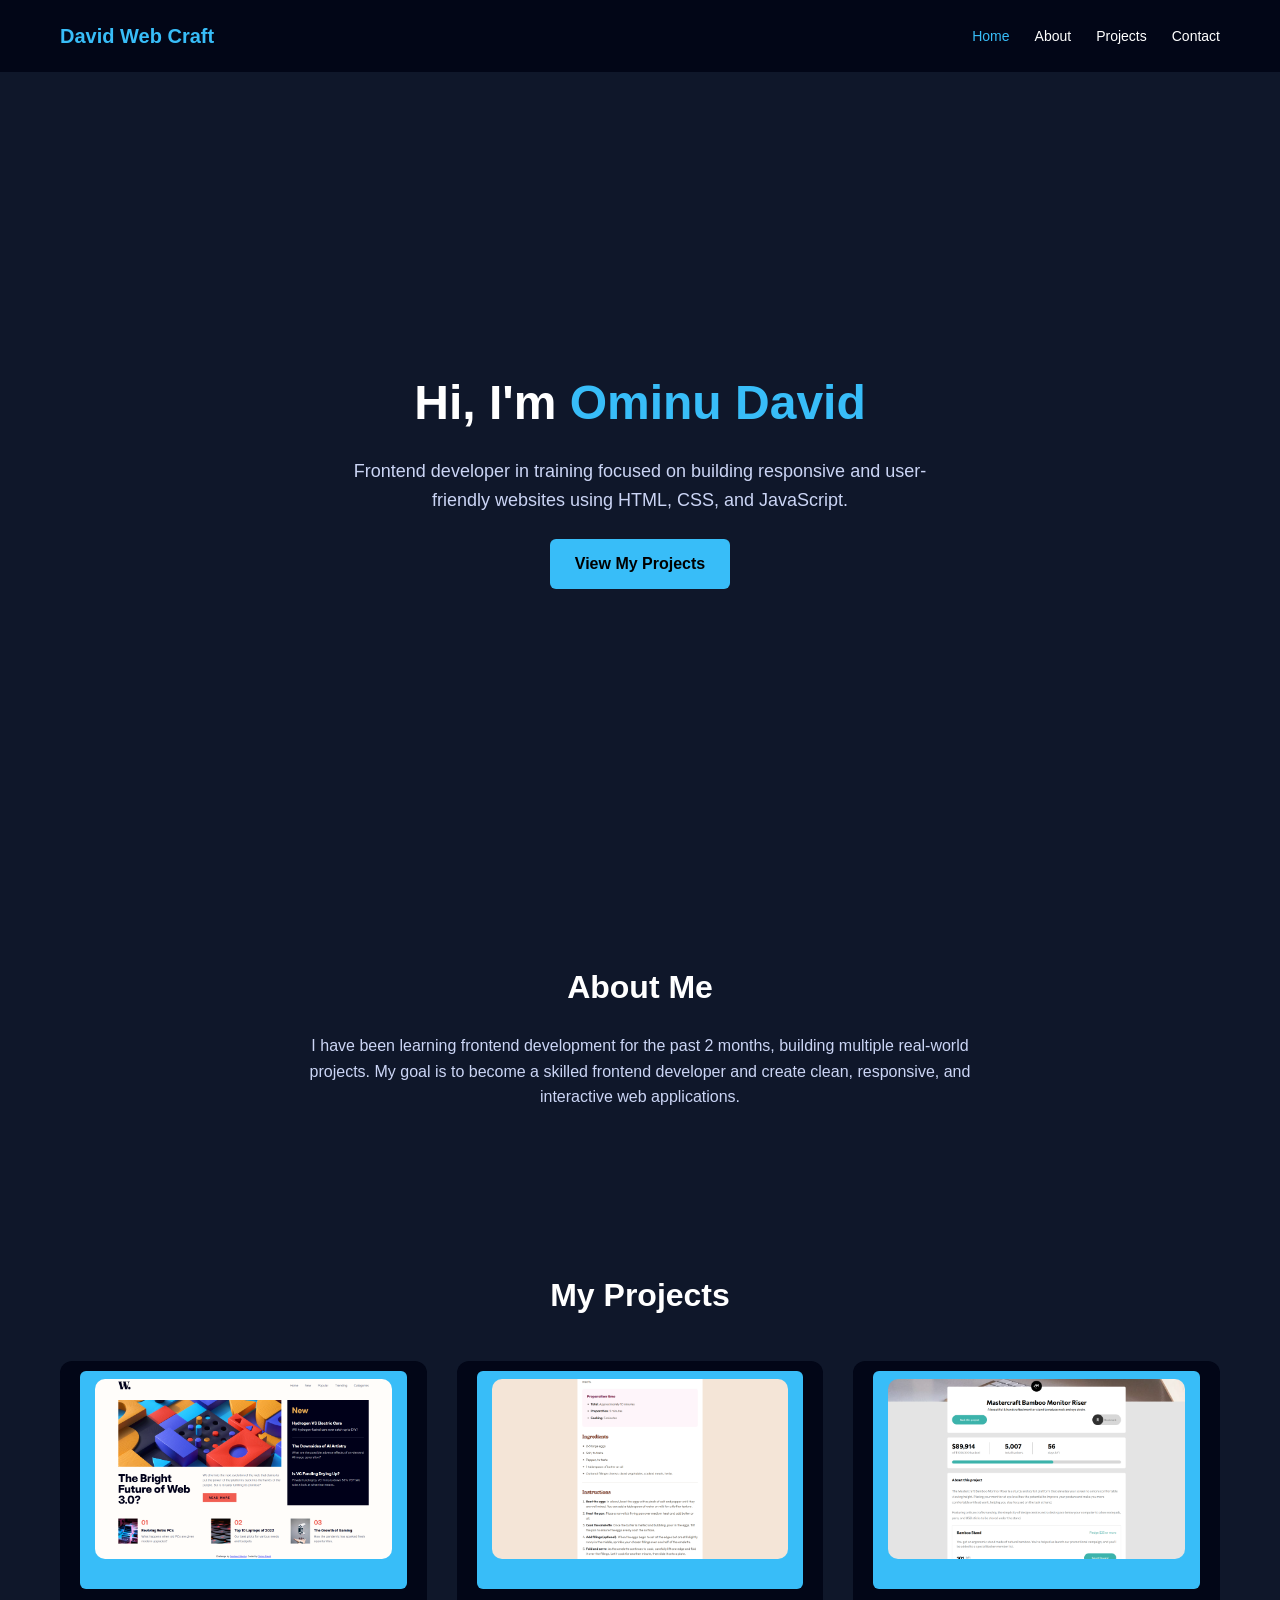
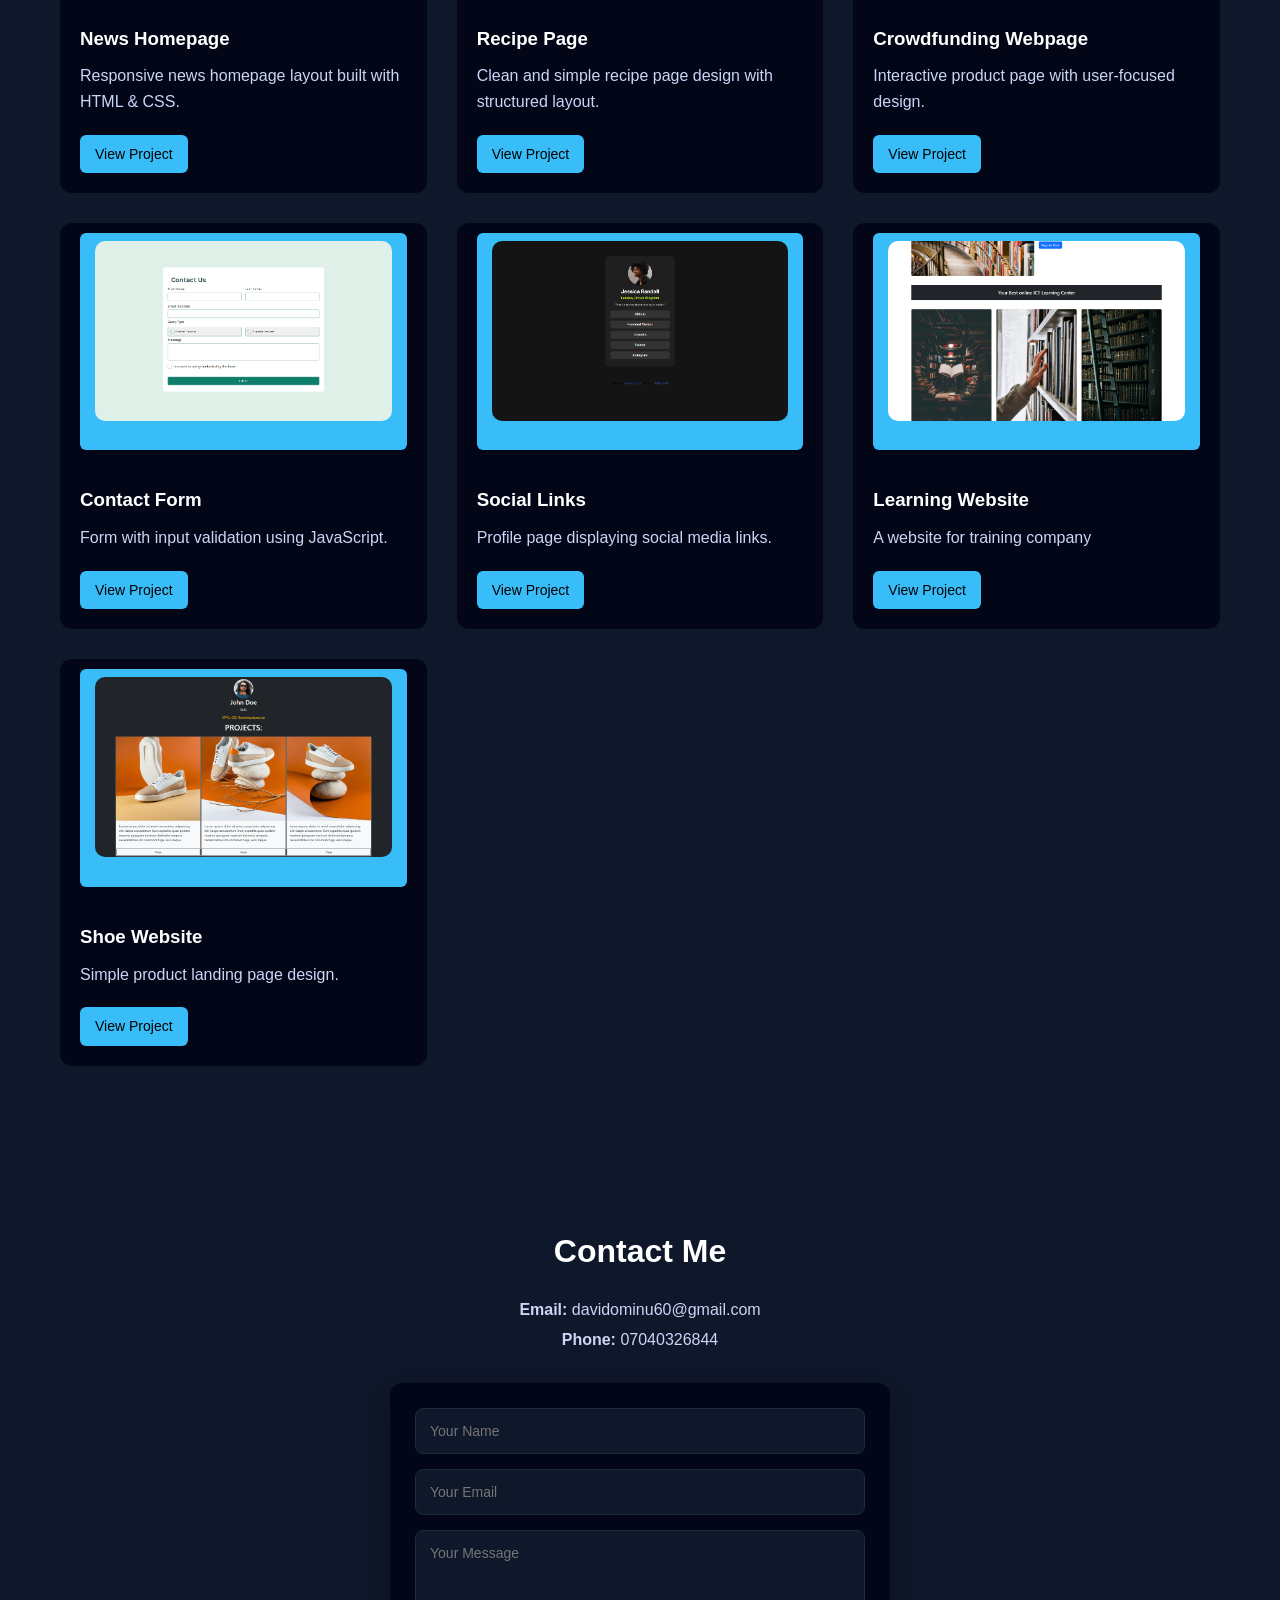
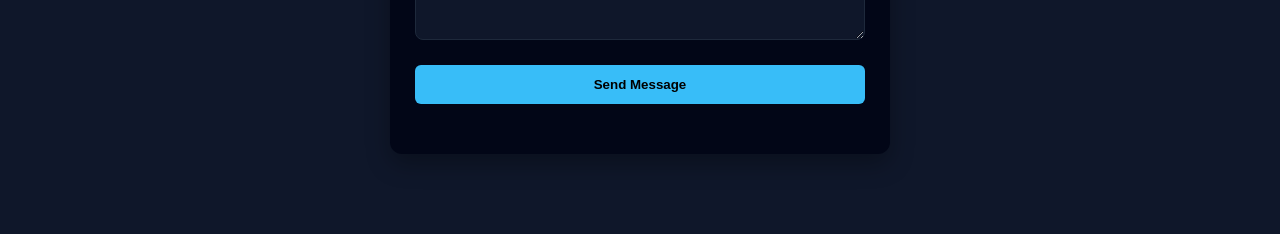
<file: index.html>
<!doctype html>
<html lang="en">
  <head>
    <meta charset="UTF-8" />
    <meta name="viewport" content="width=device-width, initial-scale=1.0" />
    <title>Ominu David | Portfolio</title>

    <link rel="stylesheet" href="style.css" />
  </head>

  <body>
    <!-- NAVBAR -->
    <nav>
      <h2 class="logo">David Web Craft</h2>

      <ul class="nav-links">
        <li><a href="#home">Home</a></li>
        <li><a href="#about">About</a></li>
        <li><a href="#projects">Projects</a></li>
        <li><a href="#contact">Contact</a></li>
      </ul>
    </nav>

    <!-- HOME -->
    <section id="home" class="home">
      <div class="home-content">
        <h1>Hi, I'm <span>Ominu David</span></h1>

        <p>
          Frontend developer in training focused on building responsive and
          user-friendly websites using HTML, CSS, and JavaScript.
        </p>

        <a href="#projects" class="btn">View My Projects</a>
      </div>
    </section>

    <!-- ABOUT -->
    <section id="about" class="about">
      <h2>About Me</h2>
      <p>
        I have been learning frontend development for the past 2 months,
        building multiple real-world projects. My goal is to become a skilled
        frontend developer and create clean, responsive, and interactive web
        applications.
      </p>
    </section>

    <!-- PROJECTS -->
    <section id="projects" class="projects">
      <h2>My Projects</h2>

      <div class="projects-container">
        <div class="project-card">
          <a
            href="./projects/news-homepage-main/news-homepage-main/index.html"
            target="_blank"
            ><img src="./images/news.jpg" alt="News Homepage"
          /></a>
          <h3>News Homepage</h3>
          <p>Responsive news homepage layout built with HTML & CSS.</p>
          <a
            href="./projects/news-homepage-main/news-homepage-main/index.html"
            target="_blank"
            >View Project</a
          >
        </div>

        <div class="project-card">
          <a
            href="./projects/recipe-page-main/recipe-page-main/index.html"
            target="_blank"
            ><img src="./images/recipe.jpg" alt="Recipe Page"
          /></a>
          <h3>Recipe Page</h3>
          <p>Clean and simple recipe page design with structured layout.</p>
          <a
            href="./projects/recipe-page-main/recipe-page-main/index.html"
            target="_blank"
            >View Project</a
          >
        </div>

        <div class="project-card">
          <a
            href="./projects/crowdfunding-product-page-main/index.html"
            target="_blank"
            ><img src="./images/crowdfunding.jpg" alt="Crowdfunding Webpage"
          /></a>
          <h3>Crowdfunding Webpage</h3>
          <p>Interactive product page with user-focused design.</p>
          <a
            href="./projects/crowdfunding-product-page-main/index.html"
            target="_blank"
            >View Project</a
          >
        </div>

        <div class="project-card">
          <a href="./projects/contact-form-main/index.html" target="_blank"
            ><img src="./images/contact.jpg" alt="Contact Form"
          /></a>
          <h3>Contact Form</h3>
          <p>Form with input validation using JavaScript.</p>
          <a href="./projects/contact-form-main/index.html" target="_blank"
            >View Project</a
          >
        </div>

        <div class="project-card">
          <a
            href="./projects/social-links-profile-main/index.html"
            target="_blank"
            ><img src="./images/social.jpg" alt="Social Links"
          /></a>
          <h3>Social Links</h3>
          <p>Profile page displaying social media links.</p>
          <a
            href="./projects/social-links-profile-main/index.html"
            target="_blank"
            >View Project</a
          >
        </div>

        <div class="project-card">
          <a href="./projects/Lecture_Folder/diit.html" target="_blank"
            ><img src="./images/learning.jpg" alt="diit website"
          /></a>
          <h3>Learning Website</h3>
          <p>A website for training company</p>
          <a href="./projects/Lecture_Folder/diit.html" target="_blank"
            >View Project</a
          >
        </div>
        <div class="project-card">
          <a href="./projects/Lecture_Folder/shoe.html" target="_blank"
            ><img src="./images/shoe.jpg" alt="shoe website"
          /></a>
          <h3>Shoe Website</h3>
          <p>Simple product landing page design.</p>
          <a href="./projects/Lecture_Folder/shoe.html" target="_blank"
            >View Project</a
          >
        </div>
      </div>
    </section>

    <!-- CONTACT -->
   <section id="contact" class="contact">
  <h2>Contact Me</h2>

  <!-- DIRECT CONTACT INFO -->
  <div class="contact-info">
    <p><strong>Email:</strong> davidominu60@gmail.com</p>
    <p><strong>Phone:</strong> 07040326844</p>
  </div>

  <!-- FORM -->
  <form id="contact-form">
    <input type="text" id="name" placeholder="Your Name" required />
    <input type="email" id="email" placeholder="Your Email" required />
    <textarea id="message" rows="5" placeholder="Your Message" required></textarea>

    <button type="submit" class="btn">Send Message</button>

    <p id="form-message"></p>
  </form>
</section>
    <!-- JS FILE -->
    <script src="script.js"></script>
  </body>
</html>
</file>
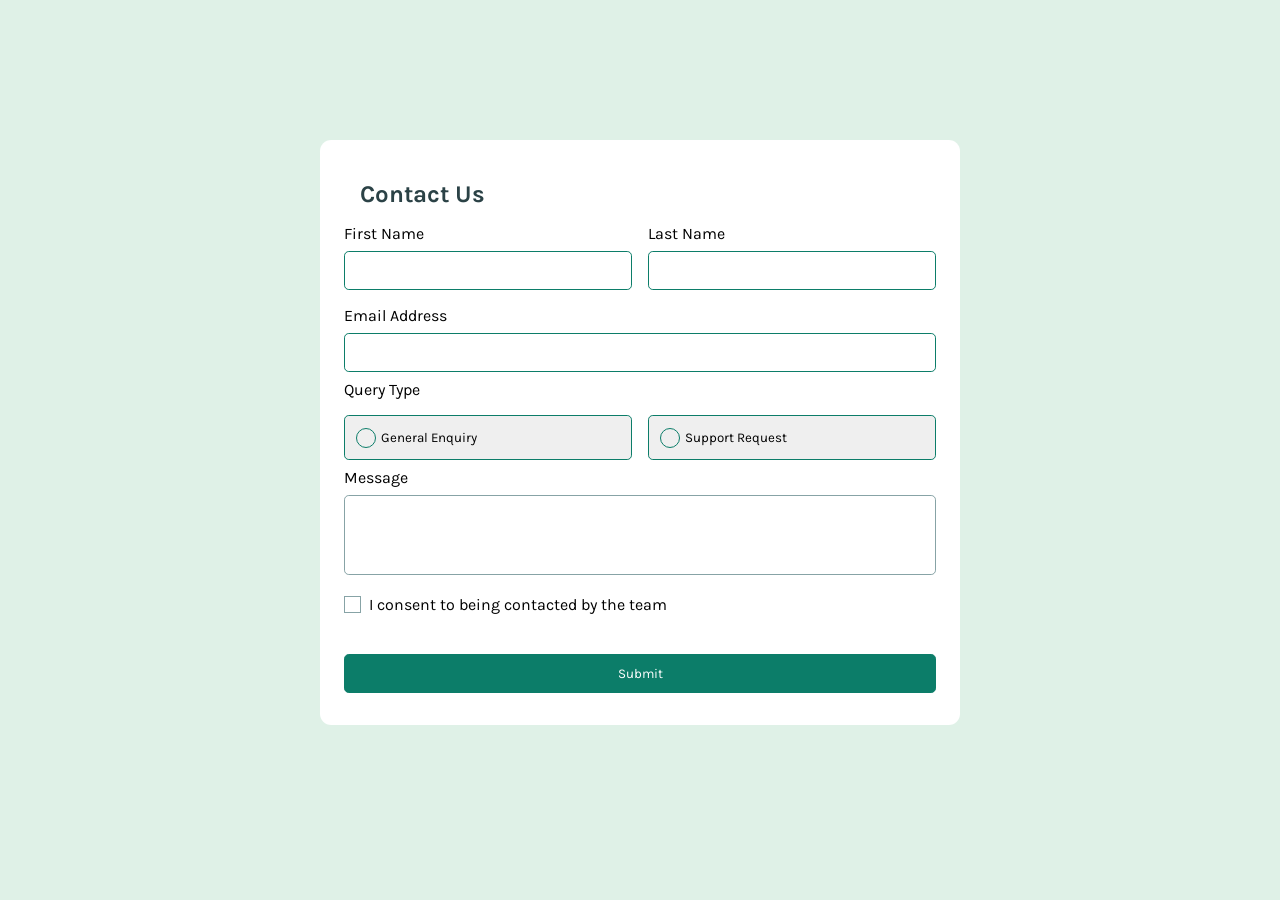
<file: projects/contact-form-main/index.html>
<!doctype html>
<html lang="en">
  <head>
    <meta charset="UTF-8" />
    <meta name="viewport" content="width=device-width, initial-scale=1.0" />
    <!-- displays site properly based on user's device -->

    <link
      rel="icon"
      type="image/png"
      sizes="32x32"
      href="./assets/images/favicon-32x32.png"
    />
    <link rel="stylesheet" href="cform.css" />

    <title>Frontend Mentor | Contact form</title>

    <!-- Feel free to remove these styles or customise in your own stylesheet 👍 -->
    <style>
      .attribution {
        font-size: 11px;
        text-align: center;
      }

      .attribution a {
        color: hsl(228, 45%, 44%);
      }
    </style>
  </head>

  <body>
    <div class="success-container">
      <div class="success-wrapper">
        <img src="./assets/images/icon-success-check.svg" alt="">
        <h2> Message Sent!</h2>
      </div>
      <p>Thanks for completing the form. We'll be in touch soon!</p>
    </div>
    <section class="container">
      <h1>Contact Us</h1>
      <form>
        <div class="name-wrapper">
          <div class="name">
            <label for="">First Name</label>
            <input type="text" />
            <p class="error"></p>
          </div>
          <div class="name">
            <label for="">Last Name</label>
            <input type="text" />
            <p class="error"></p>
          </div>
        </div>
        <label for="">Email Address</label>
        <input type="email" />
        <label for="">Query Type</label>
        <p class="error"></p>
        <div class="query-type">
          <div class="query">
            <button >
              <span
                ><img
                  src="./assets/images/icon-radio-selected.svg"
                  alt="" /></span
              >General Enquiry
            </button>
            <p class="error"></p>
          </div>
          <div class="query">
            <button>
              <span
                ><img
                  src="./assets/images/icon-radio-selected.svg"
                  alt="" /></span
              >Support Request
            </button>
          </div>
        </div>
        <label for="">Message</label>
        <textarea name="" id=""></textarea>
        <p class="error"></p>

        <div class="consent">
          <div>
            <img src="./assets/images/icon-checkbox-check.svg" alt="" />
          </div>
          <p>I consent to being contacted by the team</p>
        </div>
      </form>
      <p class="error"></p>

      <input type="submit" value="Submit" />
    </section>
    <!-- Please select a query type

  Message
  This field is required

  
  To submit this form, please consent to being contacted

  Submit

  Message Sent!
  Thanks for completing the form. We'll be in touch soon! -->

    <!-- <div class="attribution">
    Challenge by <a href="https://www.frontendmentor.io?ref=challenge">Frontend Mentor</a>.
    Coded by <a href="#">Your Name Here</a>.
  </div> -->
  </body>
</html>
</file>
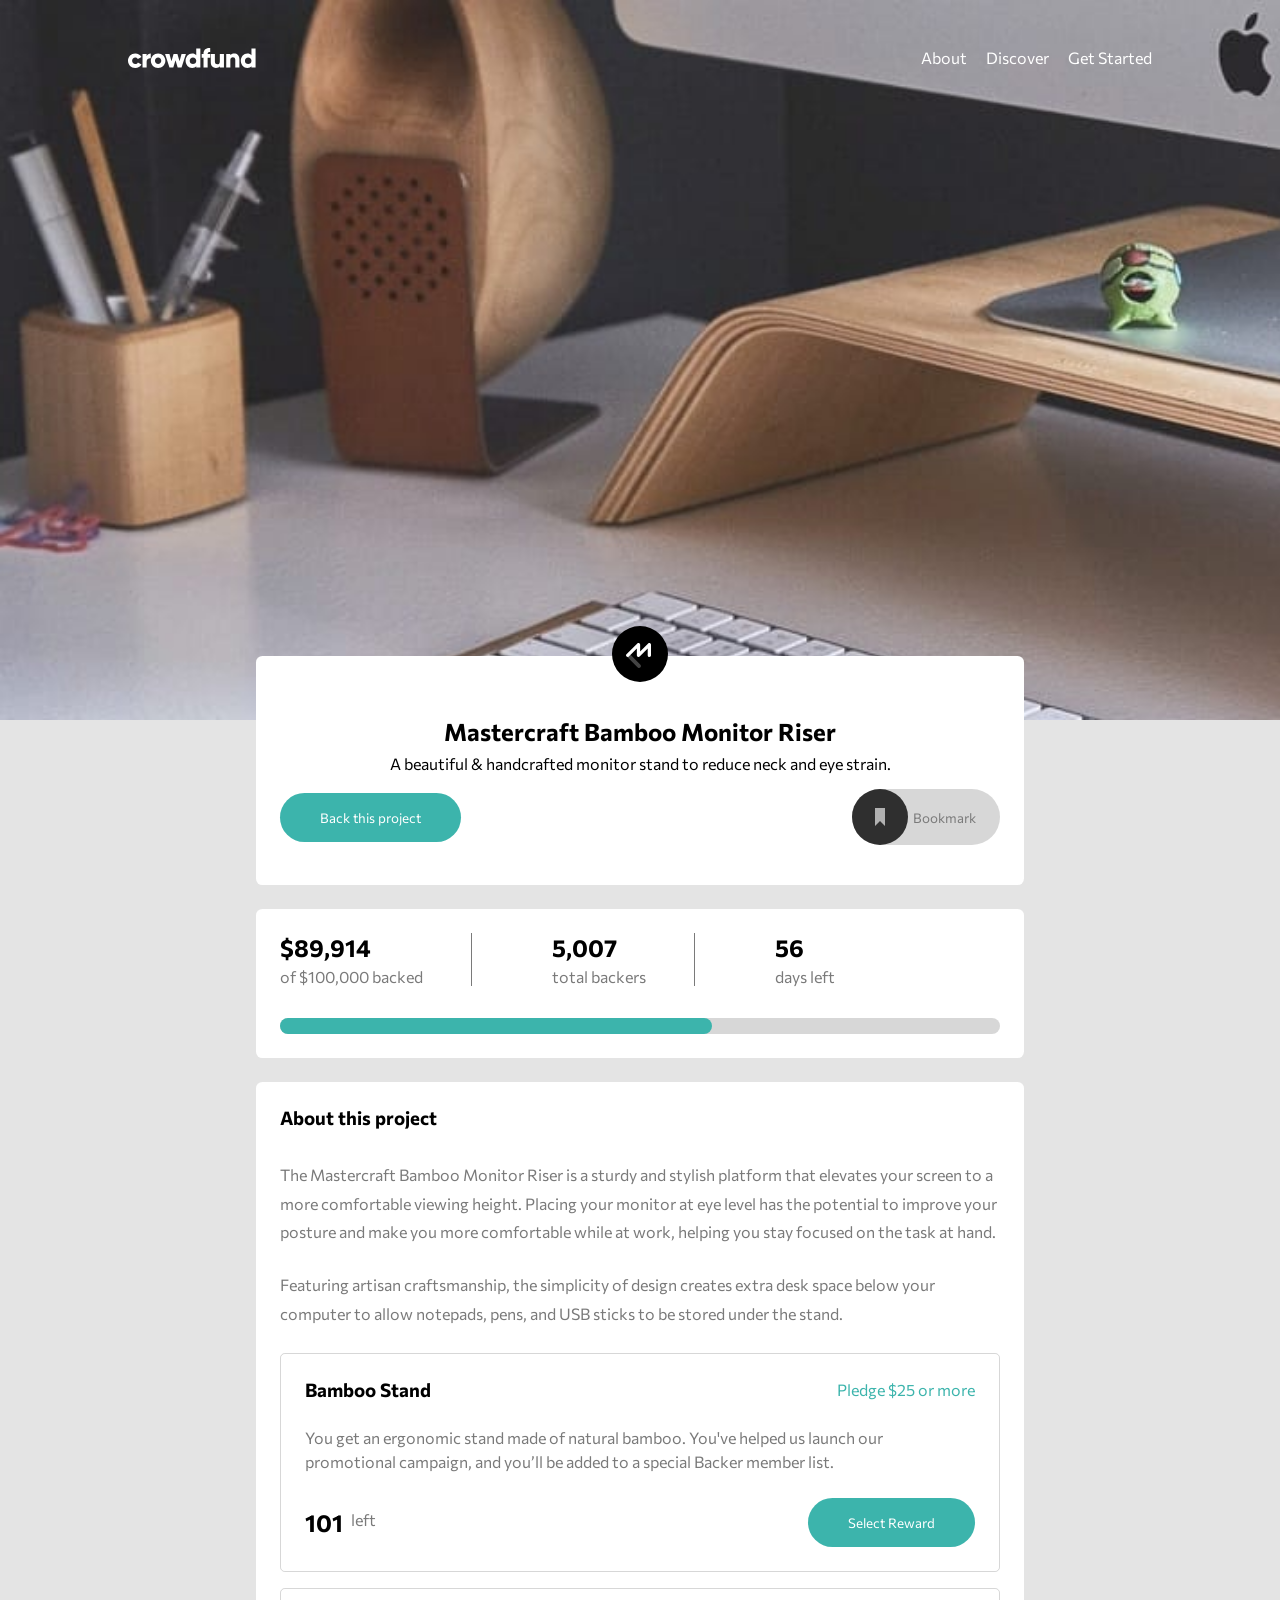
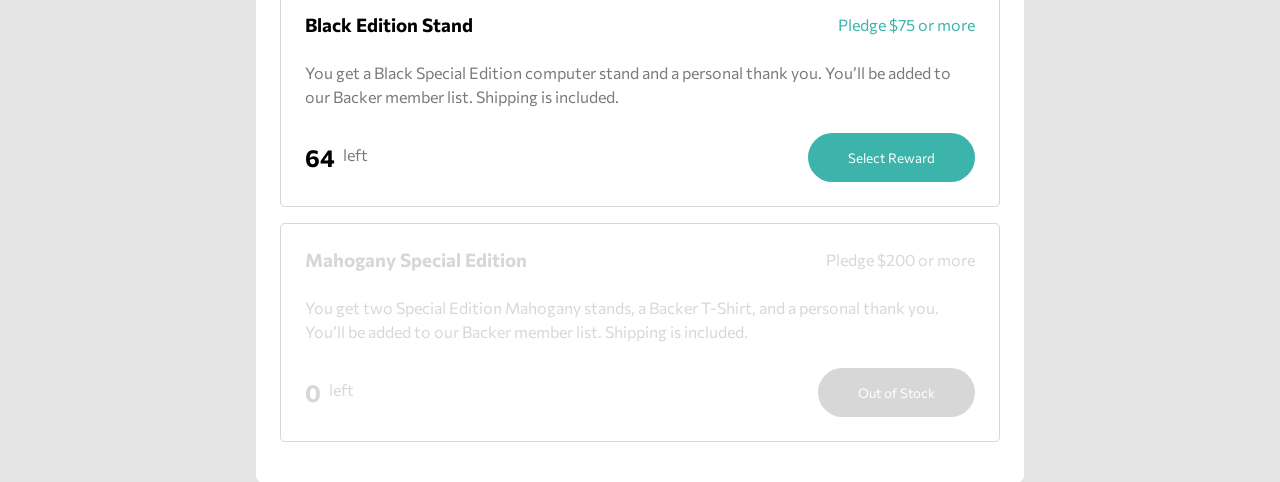
<file: projects/crowdfunding-product-page-main/index.html>
<!doctype html>
<html lang="en">
  <head>
    <meta charset="UTF-8" />
    <meta name="viewport" content="width=device-width, initial-scale=1.0" />
    <!-- displays site properly based on user's device -->

    <link
      rel="icon"
      type="image/png"
      sizes="32x32"
      href="./images/favicon-32x32.png"
    />

    <title>Frontend Mentor | Crowdfunding product page</title>

    <!-- Feel free to remove these styles or customise in your own stylesheet 👍 -->
    <style>
      .attribution {
        font-size: 11px;
        text-align: center;
      }
      .attribution a {
        color: hsl(228, 45%, 44%);
      }
    </style>
    <link rel="stylesheet" href="./style.css" />
  </head>
  <body>
    <header class="header">
      <div>
        <img src="./images/logo.svg" alt="" />
      </div>
      <nav>
        <ul>
          <li><a href="">About</a></li>
          <li><a href="">Discover</a></li>
          <li><a href="">Get Started</a></li>
        </ul>
      </nav>
      <div class="icon-menu">
        <img src="./images/icon-hamburger.svg" alt="" />
      </div>
    </header>
    <main class="main-wrapper">
      <section class="main-header">
        <img class="bamboo-logo" src="./images/logo-mastercraft.svg" alt="" />
        <h1>Mastercraft Bamboo Monitor Riser</h1>
        <p>
          A beautiful & handcrafted monitor stand to reduce neck and eye strain.
        </p>
        <div class="header-button">
          <button class="main-button" id="header-btn">Back this project</button>
          <button class="bookmark-button">
            <img src="./images/icon-bookmark.svg" alt="" />Bookmark
          </button>
          <button class="mobile-bookmark">
            <img src="./images/icon-bookmark.svg" alt="" />
          </button>
        </div>
      </section>
      <section class="analysis-container">
        <div class="data-container">
          <div class="data">
            <h1>$89,914</h1>
            <p>of $100,000 backed</p>
          </div>
          <div class="data">
            <h1>5,007</h1>
            <p>total backers</p>
          </div>
          <div class="data">
            <h1>56</h1>
            <p>days left</p>
          </div>
        </div>
        <div class="progress"><div></div></div>
      </section>

      <section class="about-container">
        <div class="about-wrapper">
          <h3>About this project</h3>
          <p>
            The Mastercraft Bamboo Monitor Riser is a sturdy and stylish
            platform that elevates your screen to a more comfortable viewing
            height. Placing your monitor at eye level has the potential to
            improve your posture and make you more comfortable while at work,
            helping you stay focused on the task at hand.
          </p>
          <p>
            Featuring artisan craftsmanship, the simplicity of design creates
            extra desk space below your computer to allow notepads, pens, and
            USB sticks to be stored under the stand.
          </p>
        </div>

        <div class="about-content">
          <div class="about-header">
            <h3>Bamboo Stand</h3>
            <p>Pledge $25 or more</p>
          </div>
          <p>
            You get an ergonomic stand made of natural bamboo. You've helped us
            launch our promotional campaign, and you’ll be added to a special
            Backer member list.
          </p>
          <div class="about-footer">
            <div class="amount-left">
              <h2>101</h2>
              <p>left</p>
            </div>
            <button class="main-button">Select Reward</button>
          </div>
        </div>
        <div class="about-content">
          <div class="about-header">
            <h3>Black Edition Stand</h3>
            <p>Pledge $75 or more</p>
          </div>
          <p>
            You get a Black Special Edition computer stand and a personal thank
            you. You’ll be added to our Backer member list. Shipping is
            included.
          </p>
          <div class="about-footer">
            <div class="amount-left">
              <h2>64</h2>
              <p>left</p>
            </div>
            <button class="main-button">Select Reward</button>
          </div>
        </div>
        <div class="about-content edit">
          <div class="about-header">
            <h3>Mahogany Special Edition</h3>
            <p>Pledge $200 or more</p>
          </div>
          <p>
            You get two Special Edition Mahogany stands, a Backer T-Shirt, and a
            personal thank you. You’ll be added to our Backer member list.
            Shipping is included.
          </p>
          <div class="about-footer">
            <div class="amount-left">
              <h2>0</h2>
              <p>left</p>
            </div>
            <button class="main-button" disabled>Out of Stock</button>
          </div>
        </div>
      </section>
    </main>
    <!-- Selection modal start -->
    <section class="modal-container">
      <div class="modal-main">
        <div class="modal-header">
          <img src="./images/icon-close-modal.svg" alt="" />
          <h2>Back this project</h2>
          <p class="paragraph-style">
            Want to support us in bringing Mastercraft Bamboo Monitor Riser out
            in the world?
          </p>
        </div>
        <div class="modal-body">
          <!----Pledge with no reward-->
          <div class="main-body-content">
            <div class="main-body-wrapper flex-style-2">
              <div class="main-content-left">
                <div class="outer-check">
                  <div class="inner-color"></div>
                </div>
              </div>
              <div class="main-content-right">
                <h3>Pledge with no reward</h3>
                <p class="paragraph-style">
                  Choose to support us without a reward if you simply believe in
                  our project. As a backer, you will be signed up to receive
                  product updates via email.
                </p>
              </div>
            </div>
          </div>
          <!----Bamboo Stand-->
          <div class="main-body-content">
            <div class="main-body-wrapper flex-style-2">
              <div class="main-content-left">
                <div class="outer-check">
                  <div class="inner-color"></div>
                </div>
              </div>
              <div class="main-content-right">
                <div class="main-right-header flex-style">
                  <div class="main-right-left">
                    <h3>Bamboo Stand</h3>
                    <p>Pledge $25 or more</p>
                  </div>
                  <div class="amount-left">
                    <h2>101</h2>
                    <p>left</p>
                  </div>
                </div>
                <p class="paragraph-style">
                  You get an ergonomic stand made of natural bamboo. You've
                  helped us launch our promotional campaign, and you’ll be added
                  to a special Backer member list.
                </p>
              </div>
            </div>
            <!-- pledge content -->
            <div class="pledge-container">
              <div><p>Enter your pledge</p></div>
              <form>
                <div><span>$</span><input type="text" value="25" /></div>
                <button type="submit" class="main-button">Continue</button>
              </form>
            </div>
          </div>
          <!---Black Edition stand-->
          <div class="main-body-content">
            <div class="main-body-wrapper flex-style-2">
              <div class="main-content-left">
                <div class="outer-check">
                  <div class="inner-color"></div>
                </div>
              </div>
              <div class="main-content-right">
                <div class="main-right-header flex-style">
                  <div class="main-right-left">
                    <h3>Black Edition Stand</h3>
                    <p>Pledge $75 or more</p>
                  </div>
                  <div class="amount-left">
                    <h2>64</h2>
                    <p>left</p>
                  </div>
                </div>
                <p class="paragraph-style">
                  You get a Black Special Edition computer stand and a personal
                  thank you. You’ll be added to our Backer member list. Shipping
                  is included.
                </p>
              </div>
            </div>
            <div class="pledge-container">
              <div><p>Enter your pledge</p></div>
              <form>
                <div><span>$</span><input type="text" value="25" /></div>
                <button type="submit" class="main-button">Continue</button>
              </form>
            </div>
          </div>
          <!---Mahogany Special Edition-->
          <div class="main-body-content edit">
            <div class="main-body-wrapper flex-style-2">
              <div class="main-content-left">
                <div class="outer-check">
                  <div class="inner-color"></div>
                </div>
              </div>
              <div class="main-content-right">
                <div class="main-right-header flex-style edit">
                  <div class="main-right-left">
                    <h3>Mahogany Special Edition</h3>
                    <p>Pledge $200 or more</p>
                  </div>
                  <div class="amount-left">
                    <h2>0</h2>
                    <p>left</p>
                  </div>
                </div>
                <p class="paragraph-style">
                  You get two Special Edition Mahogany stands, a Backer T-Shirt,
                  and a personal thank you. You’ll be added to our Backer member
                  list. Shipping is included.
                </p>
              </div>
            </div>
            <div class="pledge-container">
              <div><p>Enter your pledge</p></div>
              <form>
                <div><span>$</span><input type="text" value="25" /></div>
                <button type="submit" class="main-button">Continue</button>
              </form>
            </div>
          </div>
        </div>
      </div>
    </section>
    <!-- Success modal start -->
    <section class="success-modal-container">
      <div class="success-modal">
        <img src="./images/icon-check.svg" alt="" />
        <h2>Thanks for your support!</h2>
        <p>
          Your pledge brings us one step closer to sharing Mastercraft Bamboo
          Monitor Riser worldwide. You will get an email once our campaign is
          completed.
        </p>
        <button class="main-button">Got it!</button>
      </div>
    </section>
  
    <script src="app.js"></script>
  </body>
</html>
</file>
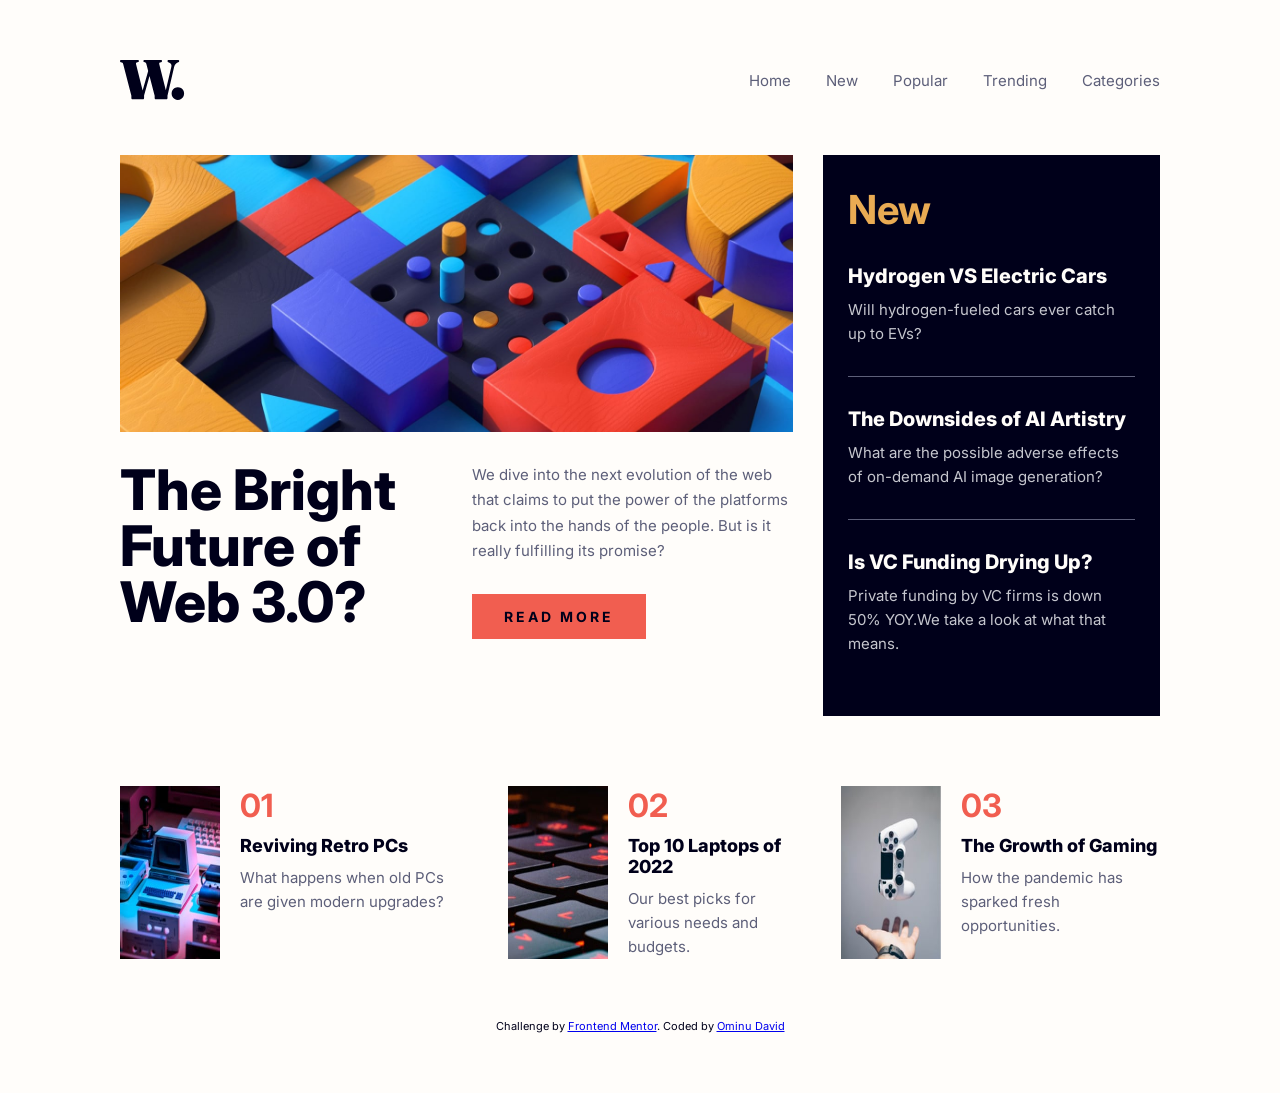
<file: projects/news-homepage-main/news-homepage-main/index.html>
<!DOCTYPE html>
<html lang="en">
<head>
  <meta charset="UTF-8">
  <meta name="viewport" content="width=device-width, initial-scale=1.0"> <!-- displays site properly based on user's device -->

  <link rel="icon" type="image/png" sizes="32x32" href="./assets/images/favicon-32x32.png">
  <link rel="preconnect" href="https://fonts.googleapis.com">
  <link rel="preconnect" href="https://fonts.gstatic.com" crossorigin>
  <link href="https://fonts.googleapis.com/css2?family=Google+Sans:ital,opsz,wght@0,17..18,400..700;1,17..18,400..700&family=Inter:ital,opsz,wght@0,14..32,100..900;1,14..32,100..900&family=Work+Sans:ital,wght@0,100..900;1,100..900&display=swap" rel="stylesheet">
  <title>Frontend Mentor | News homepage</title>

  <!-- Feel free to remove these styles or customise in your own stylesheet 👍 -->
  <style>
* {
  margin: 0;
  padding: 0;
  box-sizing: border-box;
  font-family: 'Inter', sans-serif;
}

/* BODY */
body {
  background: hsl(36, 100%, 99%);
  color: hsl(240, 100%, 5%);
  padding: 60px 120px;
}

/* HEADER */
header {
  display: flex;
  justify-content: space-between;
  align-items: center;
  margin-bottom: 55px;
}

nav ul {
  display: flex;
  gap: 35px;
  list-style: none;
}

nav a {
  text-decoration: none;
  color: hsl(236, 13%, 42%);
  font-size: 15px;
  font-weight: 400;
}

/* MAIN LAYOUT */
main {
  display: grid;
  grid-template-columns: 2fr 1fr;
  gap: 30px;
  margin-bottom: 70px;
}

/* LEFT MAIN */
.left-main img {
  width: 100%;
  display: block;
  margin-bottom: 30px;
}

.left-content {
  display: grid;
  grid-template-columns: 1fr 1fr;
  gap: 30px;
}

.left-content h1 {
  font-size: 56px;
  font-weight: 800;
  line-height: 1;
}

.left-text p {
  font-size: 15px;
  line-height: 1.7;
  color: hsl(236, 13%, 42%);
  margin-bottom: 30px;
}

.left-text button {
  background: hsl(5, 85%, 63%);
  color: hsl(240, 100%, 5%);
  border: none;
  padding: 14px 32px;
  font-size: 14px;
  letter-spacing: 3px;
  font-weight: 700;
  text-transform: uppercase;
  cursor: pointer;
}

/* RIGHT MAIN */
.right-main {
  background: hsl(240, 100%, 5%);
  padding: 30px 25px;
}

.right-main h2 {
  color: hsl(35, 77%, 62%);
  font-size: 40px;
  font-weight: 700;
  margin-bottom: 30px;
}

.news-item {
  padding-bottom: 30px;
  margin-bottom: 30px;
  border-bottom: 1px solid hsl(236, 13%, 42%);
}

.news-item:last-child {
  border-bottom: none;
  margin-bottom: 0;
}

.news-item h3 {
  font-size: 20px;
  font-weight: 800;
  color: hsl(36, 100%, 99%);
  margin-bottom: 10px;
}

.news-item p {
  font-size: 15px;
  line-height: 1.6;
  color: hsl(233, 8%, 79%);
}

/* BOTTOM SECTION */
section {
  display: flex;
  gap: 40px;
}

.card {
  display: flex;
  gap: 20px;
}

.card img {
  width: 100px;
  height: auto;
}

.card h2 {
  font-size: 32px;
  font-weight: 700;
  color: hsl(5, 85%, 63%)
}

.card h3 {
  font-size: 18px;
  font-weight: 800;
  margin: 10px 0;
}

.card p {
  font-size: 15px;
  line-height: 1.6;
  color: hsl(236, 13%, 42%);
}

/* ATTRIBUTION */
.attribution {
  margin-top: 60px;
  text-align: center;
  font-size: 11px;
}

  </style>
</head>

<body>

  <header>
    <img src="./assets/images/logo.svg" alt="">
<nav>
  <ul>
<li><a href="./index.html">Home</a></li>
<li><a href="#">New</a></li>
<li><a href="#">Popular</a></li>
<li><a href="#">Trending</a></li>
<li><a href="#">Categories</a></li>

  </ul>
</nav>
  </header>

 <main>
  <!-- LEFT -->
  <div class="left-main">
    <img src="./assets/images/image-web-3-desktop.jpg" alt="">

    <div class="left-content">
      <h1>The Bright Future of Web 3.0?</h1>

      <div class="left-text">
        <p>
          We dive into the next evolution of the web that claims to put the power
          of the platforms back into the hands of the people. But is it really
          fulfilling its promise?
        </p>
        <button>Read More</button>
      </div>
    </div>
  </div>

  <!-- RIGHT -->
  <div class="right-main">
    <h2>New</h2>

    <div class="news-item">
      <h3>Hydrogen VS Electric Cars</h3>
      <p>Will hydrogen-fueled cars ever catch up to EVs?</p>
    </div>

    <div class="news-item">
      <h3>The Downsides of AI Artistry</h3>
      <p>What are the possible adverse effects of on-demand AI image generation?</p>
    </div>

    <div class="news-item">
      <h3>Is VC Funding Drying Up?</h3>
      <p>Private funding by VC firms is down 50% YOY.We take a look at what that means. </p>
    </div>
  </div>
</main>


  <section>
  <div class="card">
    <img src="./assets/images/image-retro-pcs.jpg" alt="">
    <div>
      <h2>01</h2>
      <h3>Reviving Retro PCs</h3>
      <p>What happens when old PCs are given modern upgrades?</p>
    </div>
  </div>

  <div class="card">
    <img src="./assets/images/image-top-laptops.jpg" alt="">
    <div>
      <h2>02</h2>
      <h3>Top 10 Laptops of 2022</h3>
      <p>Our best picks for various needs and budgets.</p>
    </div>
  </div>

  <div class="card">
    <img src="./assets/images/image-gaming-growth.jpg" alt="">
    <div>
      <h2>03</h2>
      <h3>The Growth of Gaming</h3>
      <p>How the pandemic has sparked fresh opportunities.</p>
    </div>
  </div>
</section>

<div class="attribution">
    Challenge by <a href="https://www.frontendmentor.io?ref=challenge" target="_blank">Frontend Mentor</a>. 
    Coded by <a href="#">Ominu David</a>
  </div>
</body>
</html>
</file>
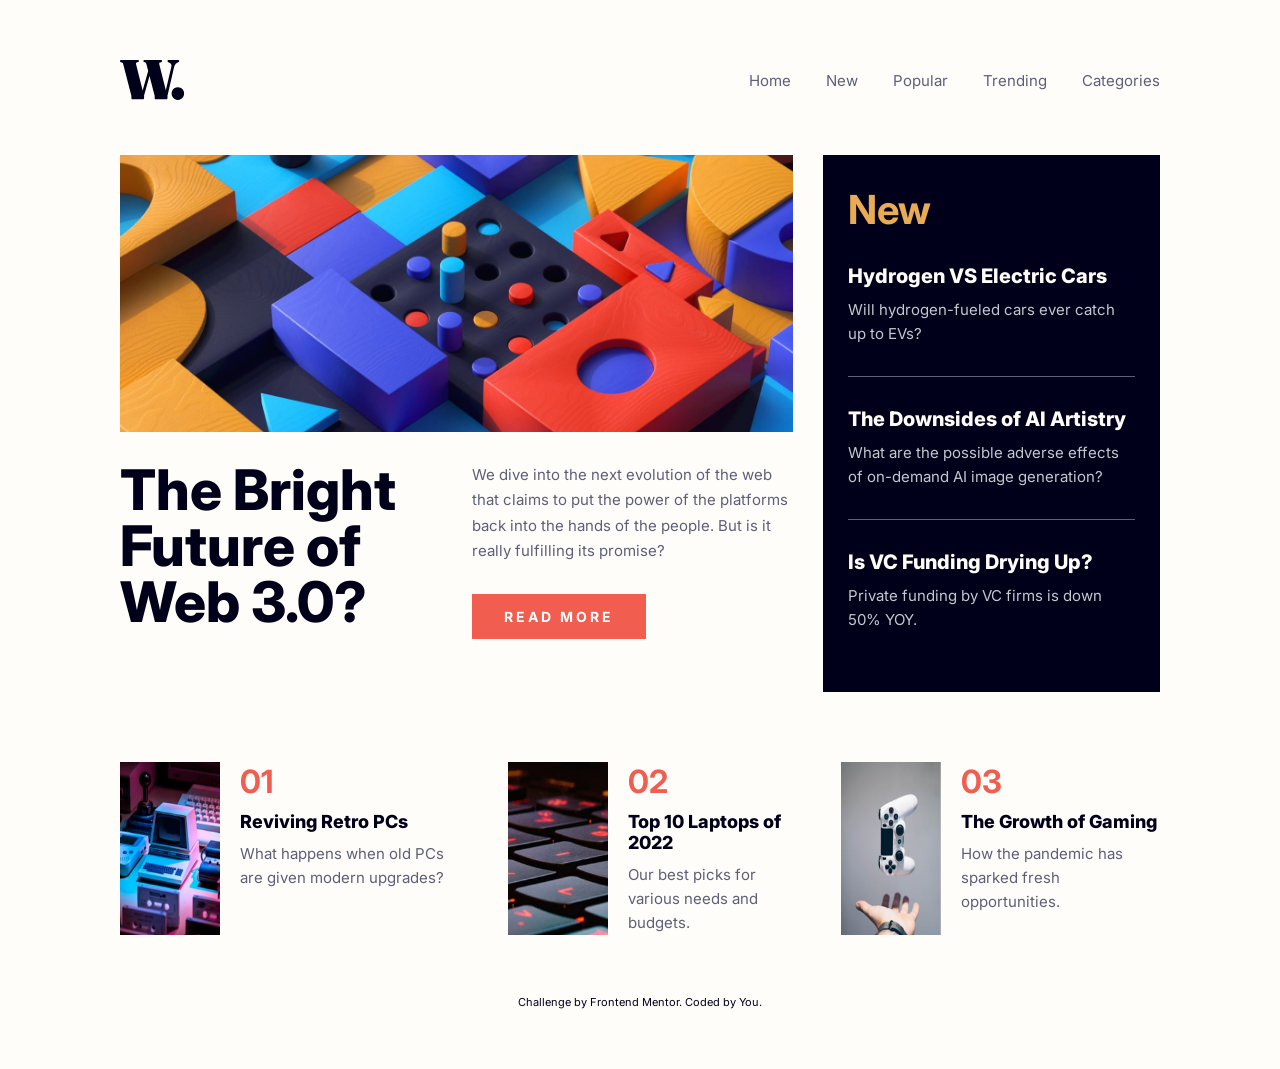
<file: projects/news-homepage-main/news-homepage-main/initial.html>
<!DOCTYPE html>
<html lang="en">
<head>
  <meta charset="UTF-8">
  <meta name="viewport" content="width=device-width, initial-scale=1.0"> <!-- displays site properly based on user's device -->

  <link rel="icon" type="image/png" sizes="32x32" href="./assets/images/favicon-32x32.png">
  <link rel="preconnect" href="https://fonts.googleapis.com">
  <link rel="preconnect" href="https://fonts.gstatic.com" crossorigin>
  <link href="https://fonts.googleapis.com/css2?family=Google+Sans:ital,opsz,wght@0,17..18,400..700;1,17..18,400..700&family=Inter:ital,opsz,wght@0,14..32,100..900;1,14..32,100..900&family=Work+Sans:ital,wght@0,100..900;1,100..900&display=swap" rel="stylesheet">
  <title>Frontend Mentor | News homepage</title>

  <!-- Feel free to remove these styles or customise in your own stylesheet 👍 -->
  <style>
* {
  margin: 0;
  padding: 0;
  box-sizing: border-box;
  font-family: 'Inter', sans-serif;
}

/* BODY */
body {
  background: hsl(36, 100%, 99%);
  color: hsl(240, 100%, 5%);
  padding: 60px 120px;
}

/* HEADER */
header {
  display: flex;
  justify-content: space-between;
  align-items: center;
  margin-bottom: 55px;
}

nav ul {
  display: flex;
  gap: 35px;
  list-style: none;
}

nav a {
  text-decoration: none;
  color: hsl(236, 13%, 42%);
  font-size: 15px;
  font-weight: 400;
}

/* MAIN LAYOUT */
main {
  display: grid;
  grid-template-columns: 2fr 1fr;
  gap: 30px;
  margin-bottom: 70px;
}

/* LEFT MAIN */
.left-main img {
  width: 100%;
  display: block;
  margin-bottom: 30px;
}

.left-content {
  display: grid;
  grid-template-columns: 1fr 1fr;
  gap: 30px;
}

.left-content h1 {
  font-size: 56px;
  font-weight: 800;
  line-height: 1;
}

.left-text p {
  font-size: 15px;
  line-height: 1.7;
  color: hsl(236, 13%, 42%);
  margin-bottom: 30px;
}

.left-text button {
  background: hsl(5, 85%, 63%);
  color: white;
  border: none;
  padding: 14px 32px;
  font-size: 14px;
  letter-spacing: 3px;
  font-weight: 700;
  text-transform: uppercase;
  cursor: pointer;
}

/* RIGHT MAIN */
.right-main {
  background: hsl(240, 100%, 5%);
  padding: 30px 25px;
}

.right-main h2 {
  color: hsl(35, 77%, 62%);
  font-size: 40px;
  font-weight: 700;
  margin-bottom: 30px;
}

.news-item {
  padding-bottom: 30px;
  margin-bottom: 30px;
  border-bottom: 1px solid hsl(236, 13%, 42%);
}

.news-item:last-child {
  border-bottom: none;
  margin-bottom: 0;
}

.news-item h3 {
  font-size: 20px;
  font-weight: 800;
  color: hsl(36, 100%, 99%);
  margin-bottom: 10px;
}

.news-item p {
  font-size: 15px;
  line-height: 1.6;
  color: hsl(233, 8%, 79%);
}

/* BOTTOM SECTION */
section {
  display: flex;
  gap: 40px;
}

.card {
  display: flex;
  gap: 20px;
}

.card img {
  width: 100px;
  height: auto;
}

.card h2 {
  font-size: 32px;
  font-weight: 700;
  color: hsl(5, 85%, 63%)
}

.card h3 {
  font-size: 18px;
  font-weight: 800;
  margin: 10px 0;
}

.card p {
  font-size: 15px;
  line-height: 1.6;
  color: hsl(236, 13%, 42%);
}

/* ATTRIBUTION */
.attribution {
  margin-top: 60px;
  text-align: center;
  font-size: 11px;
}

  </style>
</head>

<body>

  <header>
    <img src="./assets/images/logo.svg" alt="">
<nav>
  <ul>
<li><a href="./index.html">Home</a></li>
<li><a href="#">New</a></li>
<li><a href="#">Popular</a></li>
<li><a href="#">Trending</a></li>
<li><a href="#">Categories</a></li>

  </ul>
</nav>
  </header>

 <main>
  <!-- LEFT -->
  <div class="left-main">
    <img src="./assets/images/image-web-3-desktop.jpg" alt="">

    <div class="left-content">
      <h1>The Bright Future of Web 3.0?</h1>

      <div class="left-text">
        <p>
          We dive into the next evolution of the web that claims to put the power
          of the platforms back into the hands of the people. But is it really
          fulfilling its promise?
        </p>
        <button>Read More</button>
      </div>
    </div>
  </div>

  <!-- RIGHT -->
  <div class="right-main">
    <h2>New</h2>

    <div class="news-item">
      <h3>Hydrogen VS Electric Cars</h3>
      <p>Will hydrogen-fueled cars ever catch up to EVs?</p>
    </div>

    <div class="news-item">
      <h3>The Downsides of AI Artistry</h3>
      <p>What are the possible adverse effects of on-demand AI image generation?</p>
    </div>

    <div class="news-item">
      <h3>Is VC Funding Drying Up?</h3>
      <p>Private funding by VC firms is down 50% YOY.</p>
    </div>
  </div>
</main>


  <section>
  <div class="card">
    <img src="./assets/images/image-retro-pcs.jpg" alt="">
    <div>
      <h2>01</h2>
      <h3>Reviving Retro PCs</h3>
      <p>What happens when old PCs are given modern upgrades?</p>
    </div>
  </div>

  <div class="card">
    <img src="./assets/images/image-top-laptops.jpg" alt="">
    <div>
      <h2>02</h2>
      <h3>Top 10 Laptops of 2022</h3>
      <p>Our best picks for various needs and budgets.</p>
    </div>
  </div>

  <div class="card">
    <img src="./assets/images/image-gaming-growth.jpg" alt="">
    <div>
      <h2>03</h2>
      <h3>The Growth of Gaming</h3>
      <p>How the pandemic has sparked fresh opportunities.</p>
    </div>
  </div>
</section>

<div class="attribution">
  Challenge by Frontend Mentor. Coded by You.
</div>
</body>
</html>
</file>
<file: style.css>
/* RESET */
* {
  margin: 0;
  padding: 0;
  box-sizing: border-box;
  font-family: Arial, sans-serif;
}

body {
  background-color: #0f172a;
  color: #ffffff;
  line-height: 1.6;
}

/* NAVBAR */
nav {
  display: flex;
  justify-content: space-between;
  align-items: center;
  padding: 20px 60px;
  background-color: #020617;
  position: sticky;
  top: 0;
  z-index: 1000;
}

.logo {
  color: #38bdf8;
  font-size: 20px;
  font-weight: bold;
}

.nav-links {
  display: flex;
  list-style: none;
  gap: 25px;
}

.nav-links a {
  text-decoration: none;
  color: #ffffff;
  font-size: 14px;
  transition: 0.3s ease;
}

.nav-links a:hover,
.nav-links a.active {
  color: #38bdf8;
}

/* GENERAL SECTIONS */
section {
  padding: 80px 60px;
}

/* HOME */
.home {
  min-height: 90vh;
  display: flex;
  justify-content: center;
  align-items: center;
  text-align: center;
}

.home-content h1 {
  font-size: 48px;
  margin-bottom: 15px;
}

.home-content span {
  color: #38bdf8;
}

.home-content p {
  font-size: 18px;
  margin: 0 auto 25px;
  color: #cbd5f5;
  max-width: 600px;
}

/* BUTTON */
.btn {
  display: inline-block;
  padding: 12px 25px;
  background-color: #38bdf8;
  color: #000;
  text-decoration: none;
  border-radius: 6px;
  font-weight: bold;
  transition: 0.3s ease;
}

.btn:hover {
  background-color: #0ea5e9;
}

/* ABOUT */
.about {
  text-align: center;
}

.about h2 {
  margin-bottom: 20px;
  font-size: 32px;
}

.about p {
  max-width: 700px;
  margin: auto;
  color: #cbd5f5;
}

/* PROJECTS */
.projects h2 {
  text-align: center;
  margin-bottom: 40px;
  font-size: 32px;
}

/* 🔥 CLEAN GRID */
.projects-container {
  display: grid;
  grid-template-columns: repeat(auto-fit, minmax(280px, 1fr));
  gap: 30px;
}

.project-card {
  background-color: #020617;
  border-radius: 12px;
  overflow: hidden;
  transition: 0.3s ease;
  opacity: 0;
  transform: translateY(40px);
}

/* image wrapper feel */
.project-card img {
  width: 100%;
  height: 180px;
  object-fit: cover;
}

/* content spacing */
.project-card h3,
.project-card p,
.project-card a {
  padding: 0 20px;
}

.project-card h3 {
  margin-top: 15px;
}

.project-card p {
  margin: 10px 0;
  color: #cbd5f5;
}

.project-card a {
  display: inline-block;
  margin: 10px 20px 20px;
  padding: 8px 15px;
  background: #38bdf8;
  color: black;
  border-radius: 6px;
  text-decoration: none;
  font-size: 14px;
  transition: 0.3s;
}

.project-card a:hover {
  background: #0ea5e9;
}

.project-card.show {
  opacity: 1;
  transform: translateY(0);
}

.project-card:hover {
  transform: translateY(-10px) scale(1.02);
}
.project-card a img {
  cursor: pointer;
}
/* CONTACT */
.contact {
  text-align: center;
}

.contact h2 {
  margin-bottom: 15px;
  font-size: 32px;
}

.contact p {
  color: #cbd5f5;
}

/* RESPONSIVE */
@media (max-width: 768px) {
  nav {
    padding: 15px 20px;
  }

  section {
    padding: 60px 20px;
  }

  .home-content h1 {
    font-size: 32px;
  }

  .home-content p {
    font-size: 16px;
  }
}

/* CONTACT SECTION */
.contact {
  text-align: center;
}

.contact h2 {
  margin-bottom: 20px;
  font-size: 32px;
}

/* FORM CONTAINER */
form {
  max-width: 500px;
  margin: 30px auto 0;
  padding: 25px;
  background: #020617;
  border-radius: 12px;
  display: flex;
  flex-direction: column;
  gap: 15px;
  box-shadow: 0 10px 25px rgba(0, 0, 0, 0.3);
}

/* INPUTS */
form input,
form textarea {
  padding: 14px;
  border: 1px solid #1e293b;
  border-radius: 8px;
  outline: none;
  background: #0f172a;
  color: white;
  font-size: 14px;
  transition: 0.3s ease;
}

/* FOCUS EFFECT */
form input:focus,
form textarea:focus {
  border-color: #38bdf8;
  box-shadow: 0 0 5px #38bdf8;
}

/* BUTTON */
form button {
  margin-top: 10px;
  border: none;
  cursor: pointer;
}

/* SUCCESS / ERROR MESSAGE */
#form-message {
  margin-top: 10px;
  font-size: 14px;
}
.project-card img {
  aspect-ratio: 16 / 9;
  width: 100%;
  object-fit: cover;
  border-radius: 10px;
  margin-bottom: 15px;
}

.contact-info {
  margin-bottom: 25px;
}

.contact-info p {
  color: #cbd5f5;
  margin: 5px 0;
}
</file>
<file: projects/contact-form-main/cform.css>
@import url("https://fonts.googleapis.com/css2?family=Karla:ital,wght@0,200..800;1,200..800&display=swap");
* {
  margin: 0;
  padding: 0;
  box-sizing: border-box;
  font-family: "karla", sans-serif;
}
:root {
  --green_ligter: hsl(148, 38%, 91%);
  --green_medium: hsl(169, 82%, 27%);
  --red: hsl(0, 66%, 54%);
  --white: hsl(0, 0%, 100%);
  --grey_medium: hsl(186, 15%, 59%);
  --grey_darker: hsl(187, 24%, 22%);
  --label_fontSize: 16px;
}
body {
  background: var(--green_ligter);
}
.container {
  background: var(--white);
  width: 50%;
  margin: 0 auto 5% auto;
  padding: 1.5rem;
  border-radius: 0.7rem;
}
label {
  font-size: var(--label_fontSize);
}
.container h1 {
  color: var(--grey_darker);
  margin: 1rem;
}
input {
  width: 100%;
  margin: 0.5rem 0;
  padding: 0.7rem;
  border: 1px solid var(--green_medium);
  border-radius: 0.3rem;
  outline: none;
}
input:focus,
input:hover {
  border: 1px solid var(--green_medium);
}

input.invalid {
  /**check**/
  border: 1px solid var(--red);
}
.name-wrapper {
  display: flex;
  gap: 1rem;
}
.name {
  flex: 1;
}
button {
  width: 100%;
  margin: 0.5rem 0;
  padding: 0.7rem;
  border: 1px solid var(--green_medium);
  border-radius: 0.3rem;
  display: flex;
  align-items: center;
  gap: 0.3rem;
  cursor: pointer;
}

button.selected {
  border: 1px solid var(--green_medium);
  background: hsla(169, 82%, 27%, 0.3);
}
button span {
  width: 20px;
  height: 20px;
  border: 1px solid var(--green_medium);
  display: flex;
  justify-content: center;
  align-items: center;
  border-radius: 50%;
}
button span img {
  display: none;
}
.query-type {
  display: flex;
  gap: 1rem;
}
.query {
  flex: 1;
}
textarea {
  width: 100%;
  margin: 0.5rem 0;
  padding: 0.7rem;
  border: 1px solid var(--grey_medium);
  outline: none;
  border-radius: 0.3rem;
  height: 5rem;
  resize: none;
}
textarea.invalid {
  border: 1px solid var(--red);
}
.consent {
  display: flex;
  align-items: center;
  gap: 0.5rem;
  margin: 0.5rem 0;
  cursor: pointer;
}
.consent div {
  width: 17px;
  height: 17px;
  border: 1px solid var(--grey_medium);
}
.consent div img {
  display: none;
}
input[type="submit"] {
  background: var(--green_medium);
  margin-top: 2rem;
  color: var(--white);
  cursor: pointer;
}
.error {
  color: var(--red);
  margin-bottom: 0.5rem;
}
.success-container {
  background: var(--green_medium);
  width: 30%;
  margin: 2% auto 0 auto;
  padding: 1rem;
  border-radius: 0.3rem;
  color: var(--white);
  transform: translateY(-300px);
  transition: all 1s ease-in;
}
.success-wrapper {
  display: flex;
  align-items: center;
  gap: 0.5rem;
  margin-bottom: 1rem;
}@media(min-width:481px)and(max-width:900px){
    
}
@media (max-width: 480px) {
  .container {
    width: 90%;
  }
  .name-wrapper,
  .query-type {
    flex-direction: column;
    gap: 0;
  }
}
</file>
<file: projects/crowdfunding-product-page-main/style.css>
@import url("https://fonts.googleapis.com/css2?family=Commissioner:wght@100..900&family=Karla:ital,wght@0,200..800;1,200..800&display=swap");
* {
  margin: 0;
  padding: 0;
  box-sizing: border-box;
  font-family: "Commissioner", sans-serif;
}
:root {
  --green_400: hsl(176, 50%, 47%);
  --green_700: hsl(176, 72%, 28%);
  --black: hsl(0, 0%, 0%);
  --grey: hsl(0, 0%, 48%);
  --light-grey: hsla(0, 0%, 48%, 0.3);
  --white: hsl(0, 0%, 100%);
}
body {
  position: relative;
}
.paragraph-style {
  color: var(--grey);
  line-height: 1.5rem;
}
.flex-style {
  display: flex;
  justify-content: space-between;
  align-items: center;
}
.flex-style-2 {
  display: flex;
  gap: 1rem;
}
.header {
  background-image: url("./images/image-hero-desktop.jpg");
  background-repeat: no-repeat;
  background-size: cover;
  width: 100%;
  height: 80vh;
  padding: 3rem 8rem 0 8rem;
  display: flex;
  justify-content: space-between;
}
.header nav ul li {
  list-style: none;
  display: inline;
  margin-left: 1rem;
}
.header nav ul li a {
  text-decoration: none;
  color: white;
}
.main-wrapper {
  background: hsla(0, 0%, 48%, 0.2);
  width: 100%;
  display: flex;
  flex-direction: column;
  justify-content: center;
  align-items: center;
  gap: 1.5rem;
}

.main-header {
  width: 60%;
  background: white;
  padding: 0 1.5rem 2.5rem 1.5rem;
  border-radius: 0.4rem;
  text-align: center;
  margin-top: -5%;
}
.bamboo-logo {
  position: relative;
  margin-top: -30px;
}
.main-header h1 {
  margin-top: 2rem;
  margin-bottom: 0.5rem;
}
.main-header p {
  margin-bottom: 1rem;
}
.header-button {
  display: flex;
  justify-content: space-between;
  align-items: center;
}

.main-button {
  background: var(--green_400);
  color: white;
  padding: 1rem 2.5rem;
  border: none;
  cursor: pointer;
  border-radius: 2rem;
}
.bookmark-button {
  background: hsla(0, 0%, 48%, 0.3);
  padding-right: 1.5rem;
  border: none;
  display: flex;
  align-items: center;
  gap: 0.3rem;
  border-radius: 2rem;
  color: var(--grey);
  cursor: pointer;
}
.analysis-container {
  width: 60%;
  background: white;
  padding: 1.5rem;
  border-radius: 0.4rem;
}

.data-container {
  display: flex;
  align-items: center;
  gap: 5rem;
}
.data {
  border-right: 1px solid var(--grey);
  padding-right: 3rem;
}
.data p {
  color: var(--grey);
  margin-top: 0.3rem;
}
.data:last-child {
  border: none;
}

.progress {
  margin-top: 2rem;
  background: var(--light-grey);
  width: 100%;
  height: 1rem;
  border-radius: 1rem;
}
.progress div {
  width: 60%;
  background: var(--green_400);
  height: 1rem;
  border-radius: 1rem;
}
.about-container {
  width: 60%;
  background: white;
  padding: 1.5rem;
  border-radius: 0.4rem;
}
.about-wrapper > h3 {
  margin-bottom: 2rem;
}
.about-wrapper p {
  color: var(--grey);
  margin-bottom: 1.5rem;
  line-height: 1.8rem;
}
.about-content {
  border: 1px solid var(--light-grey);
  padding: 1.5rem;
  border-radius: 0.3rem;
  margin-bottom: 1rem;
}
.about-header {
  display: flex;
  justify-content: space-between;
  align-items: center;
  margin-bottom: 1.5rem;
}
.about-content p {
  color: var(--grey);
  line-height: 1.5rem;
}
.about-header p {
  color: var(--green_400);
}
.about-footer {
  display: flex;
  justify-content: space-between;
  align-items: center;
  margin-top: 1.5rem;
}
.amount-left {
  display: flex;
  gap: 0.5rem;
}

.edit h3,
.edit p,
.edit h2 {
  color: var(--light-grey);
}
.edit button {
  background: var(--light-grey);
  cursor: auto;
}

/* modal section */
.modal-container {
  background: hsla(0, 0%, 0%, 0.5);
  width: 100%;
  height: 100%;
  position: absolute;
  top: 0;
  left: 0;
  display: none;
}
.modal-main {
  background: var(--white);
  width: 50%;
  position: relative;
  top: 15%;
  margin: 0 auto;
  padding: 1.5rem;
  border-radius: 0.5rem;
}
.modal-header img {
  float: right;
  margin-bottom: 1rem;
}
.modal-header h2 {
  margin-bottom: 1rem;
}
.modal-body {
  display: flex;
  flex-direction: column;
  gap: 1rem;
}
.modal-header {
  margin-bottom: 2rem;
}
.main-body-content {
  border: 1px solid var(--grey);
  border-radius: 0.5rem;
}
.main-body-wrapper {
  padding: 1.5rem;
}
.outer-check {
  width: 20px;
  height: 20px;
  border: 1px solid var(--grey);
  border-radius: 50%;
  display: flex;
  justify-content: center;
  align-items: center;
}
.inner-color {
  width: 16px;
  height: 16px;
  background: var(--green_400);
  border-radius: 50%;
  display: none;
}
.main-content-right h3 {
  color: var(--black);
  margin-bottom: 0.5rem;
}
.main-right-header {
  margin-bottom: 1rem;
}
.main-right-left {
  display: flex;
  gap: 2rem;
  align-items: center;
}
.main-right-left p {
  color: var(--green_400);
}
.edit h3,
.edit p {
  color: var(--light-grey);
}
.pledge-container {
  padding: 1.5rem;
  border: 1px solid var(--light-grey);
  display: none;
  justify-content: space-between;
  align-items: center;
}
.pledge-container div {
  width: 60%;
}
.pledge-container form {
  display: flex;
  gap: 1rem;
  align-items: center;
  justify-content: flex-end;
  width: 40%;
}
.pledge-container form div {
  border: 1px solid var(--light-grey);
  padding: 0.5rem;
  border-radius: 2rem;
  display: flex;
  gap: 2rem;
  overflow: hidden;
  width: 50%;
}
.pledge-container form div input {
  border: none;
  outline: none;
}
.pledge-container form button {
  width: 50%;
  display: flex;
  justify-content: center;
  align-content: center;
}
.success-modal-container {
  background: hsla(0, 0%, 0%, 0.5);
  width: 100%;
  height: 100%;
  position: absolute;
  top: 0;
  left: 0;
  display: none;
}
.success-modal {
  background: var(--white);
  width: 30%;
  position: relative;
  top: 20%;
  margin: 0 auto;
  padding: 1.5rem;
  border-radius: 0.5rem;
  text-align: center;
  display: flex;
  flex-direction: column;
  justify-content: center;
  align-items: center;
  gap: 2rem;
}
.icon-menu,
.mobile-bookmark {
  display: none;
}
@media(min-width:481px)and(max-width:900px){
  .header{
    padding: 4rem 4rem 0 4rem;
  }
  .main-header,.about-container, .analysis-container{
    width: 70%;

  }
}
@media (max-width: 480px) {
  body {
    position: relative;
  }
  .header {
    background-image: url("./images/image-hero-desktop.jpg");

    height: 100vh;
    padding: 2rem 2rem 0 2rem;
  }
  .icon-menu {
    display: block;
  }
  .header nav {
    /* display: none; */
    position: absolute;
    left: 0;
    top: 5rem;
    width: 100%;
    z-index: 10;
    transform: translateX(-100%);
    transition: all ease-in;
  }
  .header nav ul {
    width: 80%;
    background: var(--white);
    margin: 0 auto;
    border-radius: 0.5rem;
  }
  .header nav ul li {
    width: 80%;
    background: var(--white);
    padding-left: 1.5rem 0;
  }
  .header nav ul li a {
    color: var(--black);
  }
  .data-container {
    flex-direction: column;
  }
  .main-header {
    width: 90%;
    margin-top: -20%;
  }
  .main-header h1 {
    font-size: 1.5rem;
  }
  .bookmark-button {
    display: none;
  }
  .mobile-bookmark {
    display: block;
    background: none;
    cursor: pointer;
    border: none;
  }
  .analysis-container {
    width: 90%;
  }
  .data-container {
    align-items: center;
    gap: 1rem;
  }

  .data {
    padding: 0;
    border-right: none;
    border-bottom: 1px solid var(--light-grey);
    padding-bottom: 0.5rem;
  }
  .about-container {
    width: 90%;
  }
  .about-header,
  .about-footer {
    flex-direction: column;
    align-items: flex-start;
    gap: 0.5rem;
  }
}
</file>
